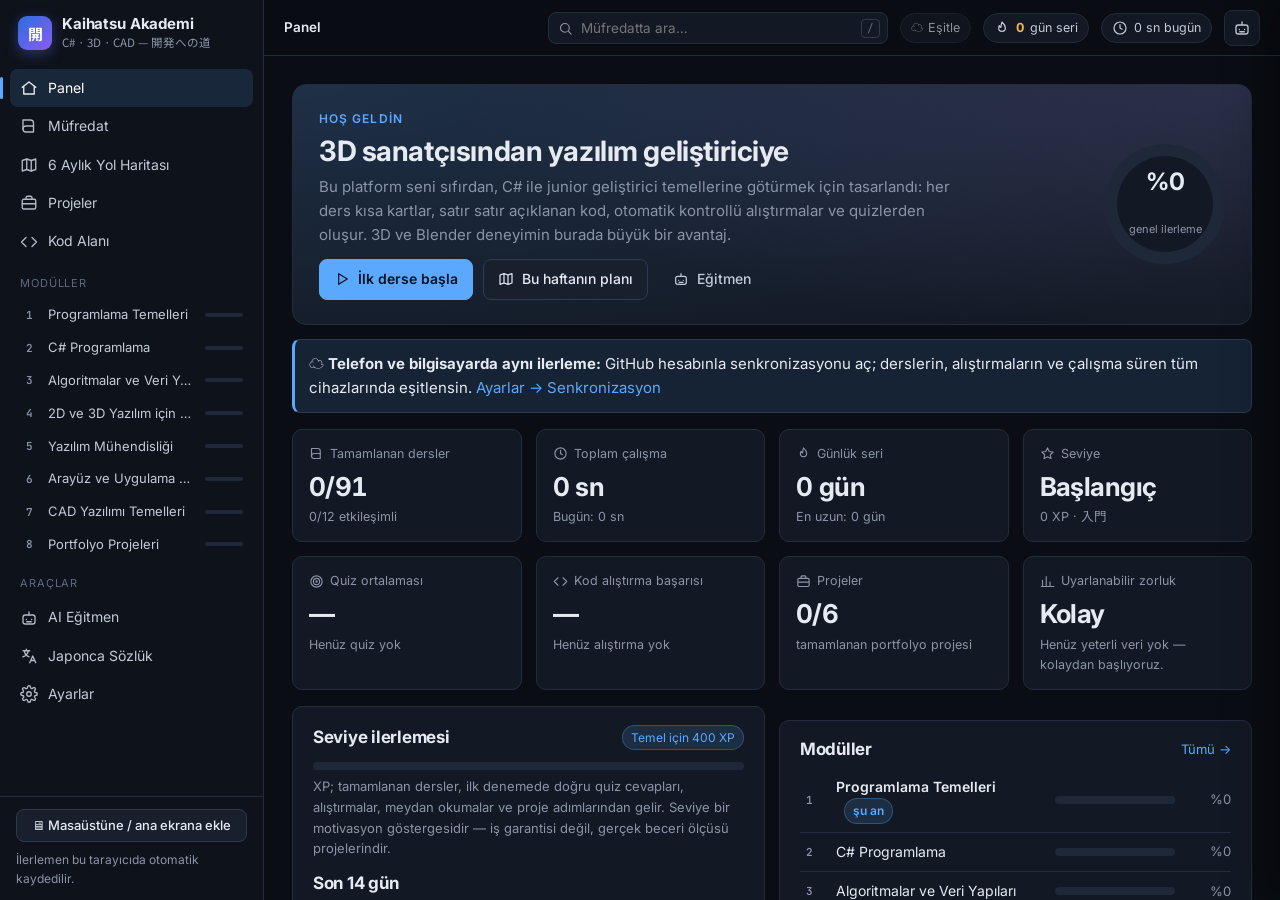
<file: academy/index.html>
<!doctype html>
<html lang="tr">
<head>
<meta charset="utf-8">
<meta name="viewport" content="width=device-width, initial-scale=1">
<meta name="description" content="Kaihatsu Akademi — sıfırdan junior yazılım geliştiriciye: C#, algoritmalar, 3D matematik, CAD temelleri, projeler ve Japonca teknik kelimeler.">
<meta name="theme-color" content="#0a0d13">
<title>Kaihatsu Akademi</title>
<link rel="icon" type="image/png" sizes="32x32" href="icons/favicon-32.png">
<link rel="icon" type="image/png" sizes="192x192" href="icons/icon-192.png">
<link rel="apple-touch-icon" href="icons/apple-touch-icon.png">
<link rel="manifest" href="manifest.webmanifest">
<meta name="apple-mobile-web-app-capable" content="yes">
<meta name="mobile-web-app-capable" content="yes">
<meta name="apple-mobile-web-app-title" content="Kaihatsu">
<meta name="apple-mobile-web-app-status-bar-style" content="black">
<link rel="preconnect" href="https://fonts.googleapis.com">
<link rel="preconnect" href="https://fonts.gstatic.com" crossorigin>
<link href="https://fonts.googleapis.com/css2?family=Inter:wght@400;500;600;700&family=JetBrains+Mono:wght@400;600&family=Noto+Sans+JP:wght@400;600;700&display=swap" rel="stylesheet">
<link rel="stylesheet" href="css/app.css">
</head>
<body>
<noscript><div style="padding:40px;color:#fff;font-family:sans-serif">Bu uygulama JavaScript gerektirir.</div></noscript>
<script type="module" src="js/main.js"></script>
</body>
</html>
</file>
<file: academy/css/app.css>
/* Kaihatsu Akademi — koyu, geliştirici aracı estetiği */
:root {
  --bg: #0a0d13;
  --bg-2: #0e121a;
  --panel: #131924;
  --panel-2: #18202d;
  --panel-3: #1f2838;
  --border: #232c3d;
  --border-2: #2e3a50;
  --fg: #e6eaf2;
  --fg-2: #c3cad8;
  --muted: #8a94a8;
  --faint: #5d6880;
  --accent: #5aa9ff;
  --accent-soft: rgba(90, 169, 255, .14);
  --accent-2: #b392f0;
  --ok: #3fd18f;
  --ok-soft: rgba(63, 209, 143, .13);
  --warn: #f2b84b;
  --warn-soft: rgba(242, 184, 75, .13);
  --err: #ff6b6b;
  --err-soft: rgba(255, 107, 107, .13);
  --x: #ff5d6c; --y: #78d35b; --z: #4f9dff;
  --code-bg: #0c1018;
  --radius: 10px;
  --radius-sm: 7px;
  --shadow: 0 10px 30px rgba(0, 0, 0, .35);
  --font: 'Inter', 'Noto Sans JP', system-ui, -apple-system, 'Segoe UI', sans-serif;
  --mono: 'JetBrains Mono', ui-monospace, 'Cascadia Code', Consolas, monospace;
  --jp: 'Noto Sans JP', 'Hiragino Sans', 'Yu Gothic', sans-serif;
  --sidebar-w: 264px;
  --topbar-h: 56px;
  --code-size: 14px;
  color-scheme: dark;
}

* { box-sizing: border-box; }
html, body { margin: 0; height: 100%; }
body {
  background: var(--bg);
  color: var(--fg);
  font: 15px/1.6 var(--font);
  -webkit-font-smoothing: antialiased;
  overflow: hidden;
}
a { color: var(--accent); text-decoration: none; }
svg.ico { width: 16px; height: 16px; flex: none; vertical-align: -3px; }
.stat .k svg.ico { width: 15px; height: 15px; }
a:hover { text-decoration: underline; }
button { font: inherit; color: inherit; }
code, pre, kbd { font-family: var(--mono); }
:focus-visible { outline: 2px solid var(--accent); outline-offset: 2px; }
::selection { background: rgba(90, 169, 255, .35); }
::-webkit-scrollbar { width: 10px; height: 10px; }
::-webkit-scrollbar-thumb { background: #263043; border-radius: 10px; border: 2px solid transparent; background-clip: padding-box; }
::-webkit-scrollbar-track { background: transparent; }

/* ---------- Ana yerleşim ---------- */
.app { display: grid; grid-template-columns: var(--sidebar-w) 1fr; height: 100vh; height: 100dvh; }
.sidebar {
  background: var(--bg-2); border-right: 1px solid var(--border);
  display: flex; flex-direction: column; min-height: 0;
}
.brand { display: flex; align-items: center; gap: 10px; padding: 16px 18px 12px; }
.brand-mark {
  width: 34px; height: 34px; border-radius: 9px; display: grid; place-items: center;
  background: linear-gradient(135deg, #2b6de0, #8a5cf0); font: 700 15px var(--jp); color: #fff;
  box-shadow: 0 4px 14px rgba(90, 120, 255, .35);
}
.brand-name { font-weight: 700; letter-spacing: -.01em; line-height: 1.1; }
.brand-sub { font-size: 11.5px; color: var(--muted); font-family: var(--jp); }
.nav { padding: 6px 10px; overflow-y: auto; flex: 1; }
.nav-section { font-size: 11px; text-transform: uppercase; letter-spacing: .08em; color: var(--faint); padding: 14px 10px 6px; }
.nav a {
  display: flex; align-items: center; gap: 10px; padding: 8px 10px; border-radius: 8px;
  color: var(--fg-2); font-size: 14px; text-decoration: none; position: relative;
}
.nav a:hover { background: var(--panel); color: var(--fg); }
.nav a.active { background: var(--accent-soft); color: #fff; }
.nav a.active::before { content: ''; position: absolute; left: -10px; top: 8px; bottom: 8px; width: 3px; border-radius: 3px; background: var(--accent); }
.nav .ico { width: 18px; height: 18px; flex: none; opacity: .9; }
.nav .mod-link { font-size: 13px; padding: 6px 10px; }
.mod-num { font: 600 11px var(--mono); color: var(--muted); width: 18px; text-align: center; flex: none; }
.mini-bar { margin-left: auto; width: 38px; height: 4px; border-radius: 4px; background: var(--panel-3); overflow: hidden; flex: none; }
.mini-bar i { display: block; height: 100%; background: var(--ok); }
.sidebar-foot { padding: 12px 16px; border-top: 1px solid var(--border); font-size: 12px; color: var(--muted); }

.main { display: flex; flex-direction: column; min-width: 0; min-height: 0; }
.topbar {
  height: var(--topbar-h); flex: none; display: flex; align-items: center; gap: 12px; padding: 0 20px;
  border-bottom: 1px solid var(--border); background: rgba(10, 13, 19, .85); backdrop-filter: blur(8px);
}
.crumbs { font-size: 13.5px; color: var(--muted); white-space: nowrap; overflow: hidden; text-overflow: ellipsis; min-width: 0; }
.crumbs b { color: var(--fg); font-weight: 600; }
.top-search { margin-left: auto; position: relative; width: min(340px, 34vw); }
.top-search input[type=search] {
  width: 100%; background: var(--panel); border: 1px solid var(--border); border-radius: 8px;
  color: var(--fg); padding: 7px 12px 7px 32px; font: 13.5px var(--font);
}
.top-search svg { position: absolute; left: 10px; top: 9px; width: 15px; height: 15px; color: var(--muted); }
.top-search kbd { position: absolute; right: 8px; top: 7px; font-size: 11px; color: var(--faint); border: 1px solid var(--border-2); border-radius: 4px; padding: 0 5px; }
.pill {
  display: inline-flex; align-items: center; gap: 6px; padding: 4px 10px; border-radius: 99px; font-size: 12.5px;
  background: var(--panel); border: 1px solid var(--border); color: var(--fg-2); white-space: nowrap;
}
.pill.streak b { color: var(--warn); }
.icon-btn {
  display: inline-grid; place-items: center; width: 36px; height: 36px; border-radius: 8px; border: 1px solid var(--border);
  background: var(--panel); cursor: pointer; color: var(--fg-2); flex: none;
}
.icon-btn:hover { background: var(--panel-2); color: var(--fg); }
.icon-btn svg { width: 18px; height: 18px; }
.menu-btn { display: none; }
.view { flex: 1; overflow-y: auto; min-height: 0; }
.page { max-width: 1180px; margin: 0 auto; padding: 28px 28px 80px; }
.page.wide { max-width: 1500px; }

/* ---------- Tipografi ---------- */
h1, h2, h3, h4 { line-height: 1.25; margin: 0 0 .5em; letter-spacing: -.015em; }
h1 { font-size: 28px; }
h2 { font-size: 21px; }
h3 { font-size: 17px; }
p { margin: 0 0 .8em; }
.muted { color: var(--muted); }
.small { font-size: 13px; }
.jp { font-family: var(--jp); }
.eyebrow { font-size: 12px; text-transform: uppercase; letter-spacing: .09em; color: var(--accent); font-weight: 600; }
.tri { display: flex; flex-wrap: wrap; gap: 6px 14px; color: var(--muted); font-size: 13.5px; margin-top: 4px; }
.tri .jp { color: var(--accent-2); }
.prose { color: var(--fg-2); }
.prose p, .prose li { color: var(--fg-2); }
.prose b, .prose strong { color: var(--fg); }
.prose ul, .prose ol { padding-left: 1.3em; margin: 0 0 .9em; }
.prose li { margin: .25em 0; }
.prose code, code.inline {
  background: var(--panel-3); border: 1px solid var(--border); border-radius: 5px; padding: 1px 5px; font-size: .88em; color: #ffd28a;
}
.prose pre { background: var(--code-bg); border: 1px solid var(--border); border-radius: 8px; padding: 12px 14px; overflow-x: auto; font-size: 13.5px; }
.prose pre code { background: none; border: 0; padding: 0; color: var(--fg); }
pre.expected { background: var(--code-bg); border: 1px dashed var(--border-2); border-radius: 8px; padding: 10px 14px; font-size: 13.5px; color: #b7f5cf; white-space: pre; overflow-x: auto; }
.callout { border: 1px solid var(--border-2); border-left: 3px solid var(--accent); background: var(--accent-soft); padding: 12px 14px; border-radius: 8px; margin: 12px 0; }
.callout.tip { border-left-color: var(--ok); background: var(--ok-soft); }
.callout.warn { border-left-color: var(--warn); background: var(--warn-soft); }
table.compare { width: 100%; border-collapse: collapse; margin: 10px 0; font-size: 14px; }
table.compare th, table.compare td { border: 1px solid var(--border); padding: 8px 10px; text-align: left; vertical-align: top; }
table.compare th { background: var(--panel-2); color: var(--fg); font-weight: 600; }

/* Terim çipi: <t en ja> */
.term {
  border-bottom: 1px dashed var(--accent-2); cursor: help; position: relative; color: var(--fg);
}
.term .tip {
  display: none; position: absolute; bottom: calc(100% + 6px); left: 50%; transform: translateX(-50%);
  background: #0b0f17; border: 1px solid var(--border-2); border-radius: 8px; padding: 6px 10px; white-space: nowrap;
  font-size: 12.5px; z-index: 20; box-shadow: var(--shadow); line-height: 1.5;
}
.term:hover .tip, .term:focus .tip { display: block; }
.term .tip .en { color: var(--accent); font-weight: 600; }
.term .tip .ja { color: var(--accent-2); font-family: var(--jp); margin-left: 8px; }

/* ---------- Bileşenler ---------- */
.card { background: var(--panel); border: 1px solid var(--border); border-radius: var(--radius); padding: 18px 20px; }
.card + .card { margin-top: 14px; }
.card.flat { background: transparent; }
.card h3 { margin-bottom: 8px; }
.grid { display: grid; gap: 14px; }
.grid.c2 { grid-template-columns: repeat(2, minmax(0, 1fr)); }
.grid.c3 { grid-template-columns: repeat(3, minmax(0, 1fr)); }
.grid.c4 { grid-template-columns: repeat(4, minmax(0, 1fr)); }
.row { display: flex; align-items: center; gap: 10px; flex-wrap: wrap; }
.row.between { justify-content: space-between; }
.spacer { flex: 1; }
.stack > * + * { margin-top: 12px; }

.btn {
  display: inline-flex; align-items: center; justify-content: center; gap: 8px; padding: 8px 14px; border-radius: 8px;
  border: 1px solid var(--border-2); background: var(--panel-2); color: var(--fg); cursor: pointer; font-size: 14px; font-weight: 500;
  text-decoration: none; white-space: nowrap; transition: background .12s, border-color .12s, transform .05s;
}
.btn:hover { background: var(--panel-3); text-decoration: none; }
.btn:active { transform: translateY(1px); }
.btn:disabled { opacity: .45; cursor: not-allowed; }
.btn.primary { background: var(--accent); border-color: var(--accent); color: #06111f; font-weight: 600; }
.btn.primary:hover { background: #77b9ff; }
.btn.ok { background: var(--ok); border-color: var(--ok); color: #062014; font-weight: 600; }
.btn.ghost { background: transparent; border-color: transparent; color: var(--fg-2); }
.btn.ghost:hover { background: var(--panel-2); }
.btn.danger { border-color: rgba(255, 107, 107, .5); color: var(--err); background: transparent; }
.btn.sm { padding: 5px 10px; font-size: 13px; }
.btn svg { width: 16px; height: 16px; }

.badge { display: inline-flex; align-items: center; gap: 5px; font-size: 12px; padding: 2px 8px; border-radius: 99px; background: var(--panel-3); color: var(--fg-2); border: 1px solid var(--border); white-space: nowrap; }
.badge.ok { background: var(--ok-soft); color: var(--ok); border-color: rgba(63, 209, 143, .3); }
.badge.warn { background: var(--warn-soft); color: var(--warn); border-color: rgba(242, 184, 75, .3); }
.badge.err { background: var(--err-soft); color: var(--err); border-color: rgba(255, 107, 107, .3); }
.badge.acc { background: var(--accent-soft); color: var(--accent); border-color: rgba(90, 169, 255, .3); }
.badge.lock { color: var(--faint); }

.bar { height: 8px; background: var(--panel-3); border-radius: 8px; overflow: hidden; }
.bar > i { display: block; height: 100%; background: linear-gradient(90deg, var(--accent), var(--accent-2)); border-radius: 8px; transition: width .4s; }
.bar.ok > i { background: var(--ok); }

input[type=text], input[type=password], input[type=date], input[type=search], textarea, select {
  background: var(--code-bg); border: 1px solid var(--border-2); color: var(--fg); border-radius: 8px; padding: 8px 10px; font: 14px var(--font); width: 100%;
}
textarea { font-family: var(--mono); font-size: 13px; resize: vertical; }
label.field { display: block; font-size: 13px; color: var(--muted); margin-bottom: 4px; }
.check { display: flex; align-items: flex-start; gap: 10px; cursor: pointer; padding: 6px 0; }
.check input { margin-top: 4px; accent-color: var(--ok); width: 16px; height: 16px; flex: none; }
.check.done span { color: var(--muted); text-decoration: line-through; }

.tabs { display: flex; gap: 2px; border-bottom: 1px solid var(--border); overflow-x: auto; }
.tabs button {
  background: none; border: 0; padding: 9px 14px; color: var(--muted); cursor: pointer; font-size: 13.5px; border-bottom: 2px solid transparent; white-space: nowrap;
}
.tabs button.active { color: var(--fg); border-bottom-color: var(--accent); }
.tabs button:hover { color: var(--fg); }

.empty { text-align: center; color: var(--muted); padding: 40px 20px; }
.toast-wrap { position: fixed; right: 18px; bottom: 18px; display: flex; flex-direction: column; gap: 8px; z-index: 100; }
.toast { background: var(--panel-2); border: 1px solid var(--border-2); border-radius: 10px; padding: 10px 14px; box-shadow: var(--shadow); font-size: 14px; animation: pop .25s ease; max-width: 360px; }
.toast.ok { border-left: 3px solid var(--ok); }
.toast.err { border-left: 3px solid var(--err); }
@keyframes pop { from { transform: translateY(8px); opacity: 0; } to { transform: none; opacity: 1; } }

/* ---------- Kod editörü ---------- */
.editor {
  position: relative; background: var(--code-bg); border: 1px solid var(--border); border-radius: var(--radius);
  font: var(--code-size)/1.6 var(--mono); overflow: hidden; min-height: 60px;
}
.editor .gutter {
  flex: none; padding: 12px 0; text-align: right; color: var(--faint); background: #0a0e15; border-right: 1px solid var(--border);
  user-select: none; min-width: 44px; overflow: hidden;
}
.editor .gutter div { padding: 0 10px 0 8px; height: calc(var(--code-size) * 1.6); }
.editor .gutter div.cur { color: var(--fg); background: rgba(90, 169, 255, .12); }
.editor .gutter div.err { color: var(--err); background: var(--err-soft); }
.editor .gutter div.has-exp { color: var(--accent); cursor: pointer; }
.editor .surface { position: relative; min-width: 0; }
.editor pre, .editor textarea {
  margin: 0; padding: 12px 14px; font: inherit; line-height: inherit; tab-size: 4; white-space: pre; border: 0; min-height: 100%;
  letter-spacing: 0; word-spacing: 0;
}
.editor pre { pointer-events: none; color: #d4dae6; position: relative; z-index: 1; min-width: max-content; }
.editor textarea {
  position: absolute; inset: 0; width: 100%; height: 100%; background: transparent; color: transparent; caret-color: #fff;
  resize: none; outline: none; overflow: hidden; z-index: 2; border-radius: 0;
}
.editor.readonly textarea { display: none; }
.editor .hl-line { position: absolute; left: 0; right: 0; height: calc(var(--code-size) * 1.6); background: rgba(90, 169, 255, .16); border-left: 3px solid var(--accent); z-index: 0; pointer-events: none; }
.editor .hl-line.err { background: var(--err-soft); border-left-color: var(--err); }
.editor .hl-line.sel { background: rgba(179, 146, 240, .14); border-left-color: var(--accent-2); }
.editor.readonly pre { pointer-events: auto; cursor: default; }
.editor .line { display: block; min-height: calc(var(--code-size) * 1.6); }
.editor .line.clickable { cursor: pointer; }
.editor .line.clickable:hover { background: rgba(255, 255, 255, .03); }
.tok-kw { color: #c792ea; }
.tok-type { color: #4fd6be; }
.tok-str { color: #c3e88d; }
.tok-num { color: #f78c6c; }
.tok-com { color: #5f6d86; font-style: italic; }
.tok-fn { color: #82aaff; }
.tok-op { color: #89ddff; }

/* ---------- Çalıştırma paneli ---------- */
.runner { border: 1px solid var(--border); border-radius: var(--radius); background: var(--panel); overflow: hidden; }
.runner-bar { display: flex; align-items: center; gap: 8px; padding: 8px 10px; border-bottom: 1px solid var(--border); flex-wrap: wrap; background: var(--panel-2); }
.runner-bar .meta { margin-left: auto; font-size: 12px; color: var(--faint); font-family: var(--mono); }
.console {
  font: 13.5px/1.55 var(--mono); padding: 12px 14px; min-height: 90px; max-height: 320px; overflow: auto; white-space: pre-wrap; word-break: break-word;
  background: #080b11; color: #dfe6f2;
}
.console .placeholder { color: var(--faint); }
.console .err-line { color: var(--err); }
.console .in-echo { color: var(--accent-2); }
.err-box { margin: 10px; border: 1px solid rgba(255, 107, 107, .35); border-radius: 8px; background: var(--err-soft); padding: 10px 12px; font-size: 14px; }
.err-box h4 { margin: 0 0 4px; color: var(--err); font-size: 14px; }
.err-box .why { color: var(--fg-2); }
.err-box .fix { margin-top: 6px; color: var(--fg); }
.err-box .fix::before { content: '💡 '; }
.vars { width: 100%; border-collapse: collapse; font: 13px var(--mono); }
.vars th, .vars td { padding: 6px 12px; border-bottom: 1px solid var(--border); text-align: left; }
.vars th { color: var(--muted); font-weight: 500; font-family: var(--font); font-size: 12px; text-transform: uppercase; letter-spacing: .05em; }
.vars td.t { color: #4fd6be; }
.vars td.v { color: #ffd28a; word-break: break-all; }
.vars tr.changed td { background: rgba(63, 209, 143, .1); }
.stepper { display: flex; align-items: center; gap: 6px; padding: 8px 10px; border-top: 1px solid var(--border); background: var(--panel-2); flex-wrap: wrap; }
.stepper input[type=range] { flex: 1; min-width: 120px; accent-color: var(--accent); }
.stepper .pos { font: 12px var(--mono); color: var(--muted); min-width: 90px; text-align: right; }
.stdin-area { padding: 10px; }
.stdin-area textarea { min-height: 70px; }

/* ---------- Ders sayfası ---------- */
.lesson-head { padding: 22px 28px 0; max-width: 1500px; margin: 0 auto; }
.phases { display: flex; gap: 6px; margin: 16px 0 0; flex-wrap: wrap; }
.phase {
  display: inline-flex; align-items: center; gap: 8px; padding: 7px 12px; border-radius: 8px; font-size: 13px;
  background: var(--panel); border: 1px solid var(--border); color: var(--muted); cursor: pointer;
}
.phase .n { width: 20px; height: 20px; border-radius: 50%; display: grid; place-items: center; font: 600 11px var(--mono); background: var(--panel-3); color: var(--fg-2); }
.phase.active { border-color: var(--accent); color: var(--fg); background: var(--accent-soft); }
.phase.done .n { background: var(--ok); color: #052014; }
.phase.locked { opacity: .5; cursor: not-allowed; }
.lesson-body { max-width: 1500px; margin: 0 auto; padding: 18px 28px 80px; }
.step-card { max-width: 860px; }
.step-wrap { display: grid; grid-template-columns: minmax(0, 1fr); gap: 18px; }
.step-wrap.with-code { grid-template-columns: minmax(0, 1.05fr) minmax(0, 1fr); align-items: start; }
.step-kind { display: inline-flex; align-items: center; gap: 6px; font-size: 12px; font-weight: 600; letter-spacing: .06em; text-transform: uppercase; margin-bottom: 8px; }
.k-concept { color: var(--accent); } .k-analogy { color: var(--accent-2); } .k-visual { color: #4fd6be; }
.k-code { color: #82aaff; } .k-warning { color: var(--warn); } .k-cad { color: #ff9e64; } .k-predict { color: #f78c6c; }
.step-dots { display: flex; gap: 5px; flex-wrap: wrap; align-items: center; }
.step-dots button { width: 26px; height: 6px; border-radius: 6px; border: 0; background: var(--panel-3); cursor: pointer; padding: 0; }
.step-dots button.seen { background: #3b4a64; }
.step-dots button.cur { background: var(--accent); }
.step-nav { display: flex; align-items: center; gap: 10px; margin-top: 18px; flex-wrap: wrap; }
.visual svg { width: 100%; height: auto; display: block; }
.visual { background: var(--code-bg); border: 1px solid var(--border); border-radius: var(--radius); padding: 14px; overflow-x: auto; }
.visual .box { fill: var(--panel-2); stroke: var(--border-2); stroke-width: 1.5; }
.visual .box.hi { fill: rgba(90, 169, 255, .14); stroke: var(--accent); }
.visual .box.dim { fill: transparent; stroke-dasharray: 4 4; }
.visual .box.ok { fill: var(--ok-soft); stroke: var(--ok); }
.visual .box.warn { fill: var(--warn-soft); stroke: var(--warn); }
.visual .box.err { fill: var(--err-soft); stroke: var(--err); }
.visual .t1 { fill: var(--fg); font-weight: 600; font-family: var(--font); }
.visual .t2 { fill: var(--muted); font-size: 12px; font-family: var(--font); }
.visual .t3 { fill: var(--accent); font-size: 11.5px; font-family: var(--font); }
.visual text.mono, .visual .mono { font-family: var(--mono); }
.visual .ln { stroke: var(--border-2); stroke-width: 1.5; fill: none; }
.visual .acc { fill: var(--accent); }
.explain-panel { border: 1px solid var(--border); background: var(--panel-2); border-radius: var(--radius); padding: 12px 14px; font-size: 14px; min-height: 70px; }
.explain-panel .ln-no { font: 600 12px var(--mono); color: var(--accent); margin-right: 6px; }
.option-list { display: grid; gap: 8px; margin: 12px 0; }
.option {
  text-align: left; padding: 10px 14px; border-radius: 8px; border: 1px solid var(--border-2); background: var(--panel-2); cursor: pointer;
  display: flex; gap: 10px; align-items: flex-start; font-size: 14.5px; color: var(--fg);
}
.option:hover:not(:disabled) { border-color: var(--accent); }
.option .key { font: 600 12px var(--mono); color: var(--muted); border: 1px solid var(--border-2); border-radius: 5px; padding: 0 6px; margin-top: 2px; flex: none; }
.option pre { margin: 0; font: 13.5px var(--mono); white-space: pre-wrap; }
.option.correct { border-color: var(--ok); background: var(--ok-soft); }
.option.wrong { border-color: var(--err); background: var(--err-soft); }
.option:disabled { cursor: default; }
.feedback { border-radius: 8px; padding: 12px 14px; margin-top: 10px; font-size: 14.5px; }
.feedback.ok { background: var(--ok-soft); border: 1px solid rgba(63, 209, 143, .35); }
.feedback.bad { background: var(--err-soft); border: 1px solid rgba(255, 107, 107, .35); }
.feedback.info { background: var(--accent-soft); border: 1px solid rgba(90, 169, 255, .3); }
.feedback h4 { margin: 0 0 4px; font-size: 15px; }
.diff { display: grid; grid-template-columns: 1fr 1fr; gap: 8px; margin-top: 8px; }
.diff pre { margin: 0; background: var(--code-bg); border: 1px solid var(--border); border-radius: 6px; padding: 8px 10px; font-size: 12.5px; white-space: pre-wrap; max-height: 180px; overflow: auto; }
.diff .lbl { font-size: 11.5px; color: var(--muted); text-transform: uppercase; letter-spacing: .05em; margin-bottom: 3px; }
.ex-layout { display: grid; grid-template-columns: minmax(300px, .9fr) minmax(0, 1.25fr); gap: 18px; align-items: start; }
.ex-side { position: sticky; top: 0; }
.hint { border: 1px solid rgba(242, 184, 75, .3); background: var(--warn-soft); border-radius: 8px; padding: 9px 12px; font-size: 14px; margin-top: 8px; }
.hint b { color: var(--warn); }
.checks { list-style: none; padding: 0; margin: 10px 0 0; font-size: 13.5px; }
.checks li { display: flex; gap: 8px; padding: 3px 0; color: var(--fg-2); }
.checks li .i { width: 18px; flex: none; text-align: center; }
.vocab-table { width: 100%; border-collapse: collapse; font-size: 14px; }
.vocab-table th, .vocab-table td { padding: 8px 10px; border-bottom: 1px solid var(--border); text-align: left; }
.vocab-table th { color: var(--muted); font-size: 12px; letter-spacing: .05em; font-weight: 500; }
.vocab-table td.ja { font-family: var(--jp); font-size: 16px; color: var(--accent-2); }
.vocab-table td.ro { color: var(--muted); font-style: italic; }
.speak { background: none; border: 0; cursor: pointer; color: var(--muted); padding: 2px 4px; }
.speak:hover { color: var(--fg); }

/* ---------- Pano (dashboard) ---------- */
.hero {
  background: radial-gradient(1200px 300px at 0% 0%, rgba(90, 169, 255, .16), transparent), radial-gradient(800px 260px at 100% 0%, rgba(179, 146, 240, .14), transparent), var(--panel);
  border: 1px solid var(--border); border-radius: 14px; padding: 24px 26px; display: grid; grid-template-columns: 1fr auto; gap: 20px; align-items: center;
}
.stat { background: var(--panel); border: 1px solid var(--border); border-radius: var(--radius); padding: 14px 16px; }
.stat .k { font-size: 12.5px; color: var(--muted); display: flex; align-items: center; gap: 6px; }
.stat .v { font-size: 26px; font-weight: 700; letter-spacing: -.02em; margin-top: 2px; font-variant-numeric: tabular-nums; }
.stat .s { font-size: 12.5px; color: var(--muted); }
.ring { --p: 0; width: 120px; height: 120px; border-radius: 50%; display: grid; place-items: center;
  background: conic-gradient(var(--accent) calc(var(--p) * 1%), var(--panel-3) 0); }
.ring > div { width: 96px; height: 96px; border-radius: 50%; background: var(--panel); display: grid; place-items: center; text-align: center; }
.ring b { font-size: 24px; display: block; line-height: 1; }
.ring span { font-size: 11px; color: var(--muted); }
.activity { display: flex; align-items: flex-end; gap: 4px; height: 70px; }
.activity div { flex: 1; background: var(--panel-3); border-radius: 3px 3px 0 0; min-height: 3px; position: relative; }
.activity div.has { background: linear-gradient(180deg, var(--accent), #3b6fd0); }
.activity div.today { outline: 1px solid var(--accent-2); }
.act-labels { display: flex; gap: 4px; font-size: 10.5px; color: var(--faint); margin-top: 4px; }
.act-labels span { flex: 1; text-align: center; }
.mod-row { display: grid; grid-template-columns: 26px 1fr 120px 46px; gap: 10px; align-items: center; padding: 8px 0; border-bottom: 1px solid var(--border); font-size: 14px; }
.mod-row:last-child { border-bottom: 0; }

/* ---------- Müfredat ---------- */
.mod-card { display: block; color: inherit; text-decoration: none !important; transition: border-color .15s, transform .15s; }
.mod-card:hover { border-color: var(--border-2); transform: translateY(-1px); }
.mod-card .num { font: 700 13px var(--mono); color: var(--accent); }
.lesson-list { list-style: none; padding: 0; margin: 0; }
.lesson-item { display: flex; align-items: center; gap: 12px; padding: 12px 14px; border: 1px solid var(--border); border-radius: 9px; background: var(--panel); margin-bottom: 8px; color: var(--fg); text-decoration: none !important; }
.lesson-item:hover { border-color: var(--border-2); background: var(--panel-2); }
.lesson-item.locked { opacity: .6; }
.lesson-item .st { width: 28px; height: 28px; border-radius: 50%; display: grid; place-items: center; flex: none; background: var(--panel-3); font: 600 12px var(--mono); color: var(--fg-2); }
.lesson-item .st.done { background: var(--ok); color: #052014; }
.lesson-item .st.cur { background: var(--accent); color: #06111f; }
.lesson-item .t { flex: 1; min-width: 0; }
.lesson-item .t small { display: block; color: var(--muted); font-size: 12.5px; }

/* ---------- Eğitmen ---------- */
.tutor-drawer {
  position: fixed; top: 0; right: 0; bottom: 0; width: min(440px, 100vw); background: var(--bg-2); border-left: 1px solid var(--border);
  box-shadow: -10px 0 40px rgba(0, 0, 0, .4); transform: translateX(100%); transition: transform .25s ease; z-index: 60; display: flex; flex-direction: column;
}
.tutor-drawer.open { transform: none; }
.tutor { display: flex; flex-direction: column; min-height: 0; height: 100%; }
.tutor-head { padding: 14px 16px; border-bottom: 1px solid var(--border); display: flex; align-items: center; gap: 10px; }
.tutor-avatar { width: 34px; height: 34px; border-radius: 50%; background: linear-gradient(135deg, #3fd18f, #2b8de0); display: grid; place-items: center; font-family: var(--jp); font-weight: 700; color: #04121c; flex: none; }
.tutor-msgs { flex: 1; overflow-y: auto; padding: 14px 16px; display: flex; flex-direction: column; gap: 12px; min-height: 0; }
.msg { max-width: 92%; padding: 10px 13px; border-radius: 12px; font-size: 14px; line-height: 1.55; }
.msg.user { align-self: flex-end; background: var(--accent-soft); border: 1px solid rgba(90, 169, 255, .3); }
.msg.bot { align-self: flex-start; background: var(--panel); border: 1px solid var(--border); }
.msg.bot pre { background: var(--code-bg); border: 1px solid var(--border); border-radius: 6px; padding: 8px 10px; overflow-x: auto; font-size: 12.5px; }
.msg.bot code { background: var(--panel-3); border-radius: 4px; padding: 0 4px; font-size: .9em; }
.msg.bot pre code { background: none; padding: 0; }
.msg.bot ul, .msg.bot ol { padding-left: 1.2em; margin: .3em 0; }
.msg .src { font-size: 11.5px; color: var(--faint); margin-top: 6px; }
.tutor-quick { display: flex; gap: 6px; flex-wrap: wrap; padding: 8px 16px; border-top: 1px solid var(--border); }
.tutor-quick button { font-size: 12.5px; padding: 5px 9px; border-radius: 99px; border: 1px solid var(--border-2); background: var(--panel); cursor: pointer; color: var(--fg-2); }
.tutor-quick button:hover { border-color: var(--accent); color: var(--fg); }
.tutor-input { display: flex; gap: 8px; padding: 10px 16px 16px; }
.tutor-input textarea { min-height: 44px; max-height: 140px; font-family: var(--font); font-size: 14px; }
.typing::after { content: '▍'; animation: blink 1s infinite; color: var(--accent); }
@keyframes blink { 50% { opacity: 0; } }
.scrim { position: fixed; inset: 0; background: rgba(0, 0, 0, .45); z-index: 55; display: none; }
.scrim.show { display: block; }

/* ---------- Kelime kartları ---------- */
.flash { perspective: 1000px; max-width: 520px; margin: 0 auto; }
.flash-inner { position: relative; height: 260px; transition: transform .5s; transform-style: preserve-3d; cursor: pointer; }
.flash.flipped .flash-inner { transform: rotateY(180deg); }
.flash-face { position: absolute; inset: 0; backface-visibility: hidden; border-radius: 14px; border: 1px solid var(--border-2); background: var(--panel); display: grid; place-items: center; text-align: center; padding: 20px; }
.flash-face.back { transform: rotateY(180deg); background: var(--panel-2); }
.flash-face .big { font-size: 44px; font-family: var(--jp); color: var(--accent-2); }

/* ---------- Yol haritası ---------- */
.week { border: 1px solid var(--border); border-radius: 10px; background: var(--panel); margin-bottom: 10px; overflow: hidden; }
.week summary { list-style: none; cursor: pointer; padding: 12px 16px; display: flex; align-items: center; gap: 12px; }
.week summary::-webkit-details-marker { display: none; }
.week.current { border-color: var(--accent); }
.week .wn { font: 700 12px var(--mono); color: var(--accent); width: 56px; flex: none; }
.week .body { padding: 4px 16px 16px; border-top: 1px solid var(--border); }
.day { display: grid; grid-template-columns: 110px 1fr; gap: 10px; padding: 8px 0; border-bottom: 1px dashed var(--border); }
.day:last-child { border-bottom: 0; }

/* ---------- Demo tuvalleri ---------- */
.demo { border: 1px solid var(--border); border-radius: var(--radius); background: var(--code-bg); overflow: hidden; }
.demo-bar { display: flex; gap: 6px; flex-wrap: wrap; padding: 8px; border-bottom: 1px solid var(--border); background: var(--panel-2); align-items: center; }
.demo-bar .btn.active { border-color: var(--accent); background: var(--accent-soft); }
.demo canvas { display: block; width: 100%; touch-action: none; }
.demo-status { font: 12px var(--mono); color: var(--muted); padding: 6px 10px; border-top: 1px solid var(--border); display: flex; gap: 16px; flex-wrap: wrap; }
.demo-controls { display: grid; grid-template-columns: repeat(3, minmax(0, 1fr)); gap: 8px 14px; padding: 10px; border-top: 1px solid var(--border); font-size: 12.5px; }
.demo-controls label { display: flex; align-items: center; gap: 6px; }
.demo-controls input[type=range] { flex: 1; min-width: 0; }
.demo-controls .ax-x { color: var(--x); } .demo-controls .ax-y { color: var(--y); } .demo-controls .ax-z { color: var(--z); }

/* ---------- Duyarlı (responsive) ---------- */
@media (max-width: 1100px) {
  .step-wrap.with-code, .ex-layout { grid-template-columns: minmax(0, 1fr); }
  .ex-side { position: static; }
  .grid.c4 { grid-template-columns: repeat(2, minmax(0, 1fr)); }
}
@media (max-width: 860px) {
  .app { grid-template-columns: 1fr; }
  .sidebar { position: fixed; inset: 0 auto 0 0; width: min(300px, 86vw); z-index: 70; transform: translateX(-100%); transition: transform .25s; }
  .sidebar.open { transform: none; }
  .menu-btn { display: inline-grid; }
  .topbar { padding: 0 12px; gap: 8px; }
  .top-search { width: auto; flex: 1; }
  .top-search kbd { display: none; }
  .pill.time { display: none; }
  .page, .lesson-body { padding: 18px 16px 70px; }
  .lesson-head { padding: 16px 16px 0; }
  .grid.c2, .grid.c3 { grid-template-columns: minmax(0, 1fr); }
  .hero { grid-template-columns: 1fr; }
  .diff { grid-template-columns: 1fr; }
  .mod-row { grid-template-columns: 22px 1fr 60px 40px; }
  .day { grid-template-columns: 1fr; gap: 2px; }
  .demo-controls { grid-template-columns: minmax(0, 1fr); }
  .proj-grid { grid-template-columns: minmax(0, 1fr) !important; }
  h1 { font-size: 23px; }
}
@media (max-width: 520px) {
  .grid.c4 { grid-template-columns: minmax(0, 1fr) minmax(0, 1fr); }
  .stat .v { font-size: 21px; }
  .crumbs { display: none; }
  .phase { padding: 6px 9px; font-size: 12px; }
}
@media (prefers-reduced-motion: reduce) { * { transition: none !important; animation: none !important; } }
</file>
